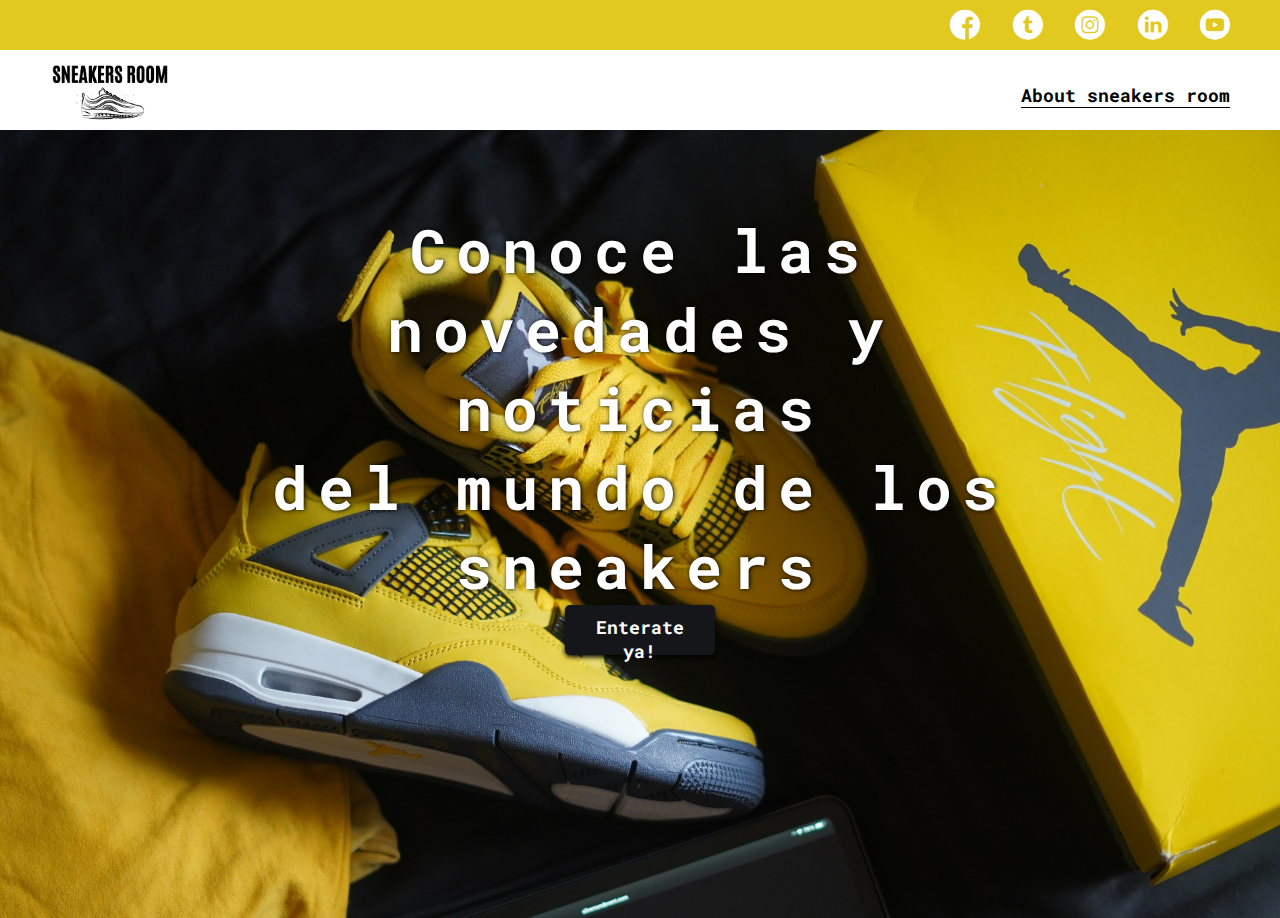
<file: index.html>
<!DOCTYPE html>
<html lang="en">
<head>
    <meta charset="UTF-8">
    <meta http-equiv="X-UA-Compatible" content="IE=edge">
    <meta name="viewport" content="width=device-width, initial-scale=1.0">
    <link rel="stylesheet" href="./css/main.css">
    <link rel="stylesheet" href="./css/font/flaticon.css">
    <title>Sneakers Room Blog</title>
</head>
<body class="home-body">
    <header>
        <section class="header-icons-container">
            <div class="icons">
                <a href="#"><span class="flaticon-001-facebook"></span></a>
                <a href="#"><span class="flaticon-002-twitter"></span></a>
                <a href="#"><span class="flaticon-011-instagram"></span></a>
                <a href="#"><span class="flaticon-010-linkedin"></span></a>
                <a href="#"><span class="flaticon-008-youtube"></span></a>
            </div>
        </section>
        <nav>
            <section class="nav-logo-container">
                <a href="#"><img src="./assets/img/SNEAKERS ROOM.png" alt="Logo"></a>
            </section>
            <section class="profile-link">
                <a href="./perfil.html">About sneakers room</a>
            </section>
        </nav>
    </header>
    <main class="home-main">
        <section>
            <h1 class="home-main_text">Conoce las novedades y noticias
                <br>del mundo de los sneakers</h1>
            <a href="./blogs.html" class="btn-home">Enterate ya!</a>
        </section>
    </main>
</body>
</html>
</file>
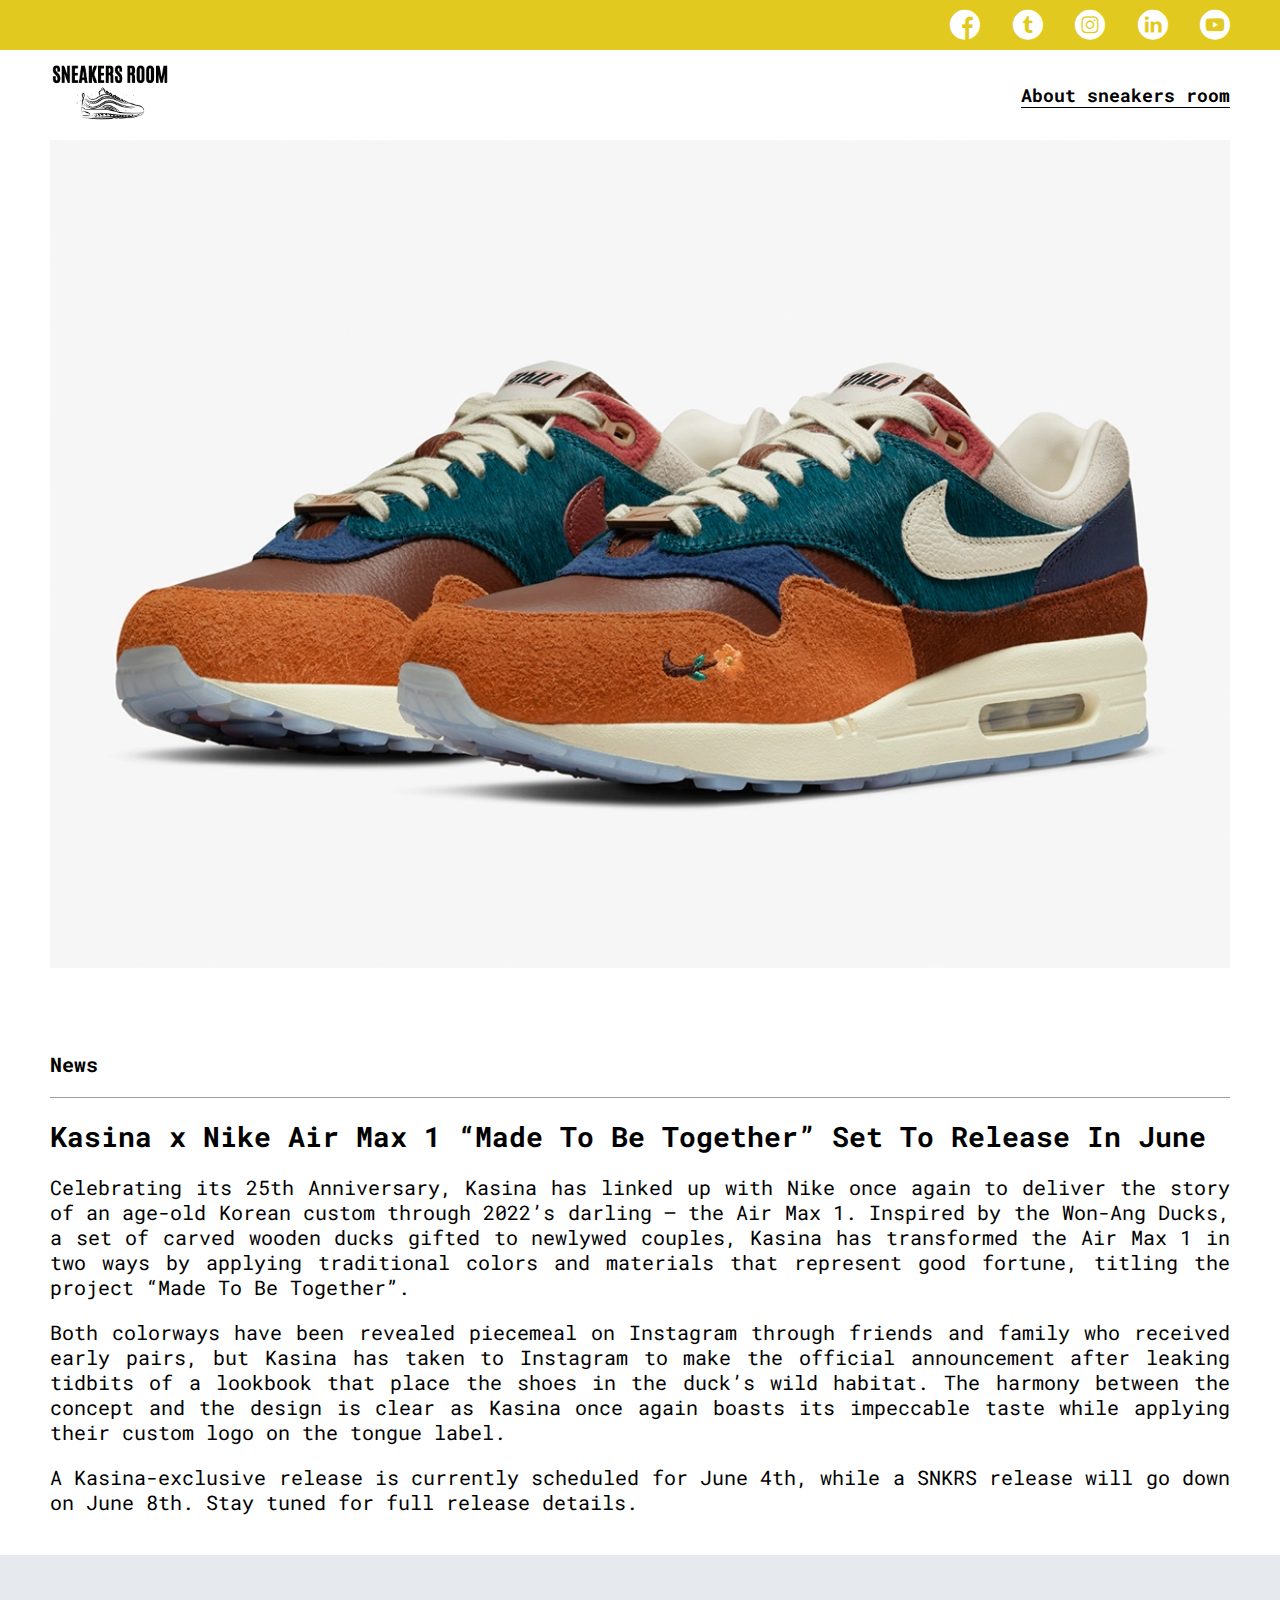
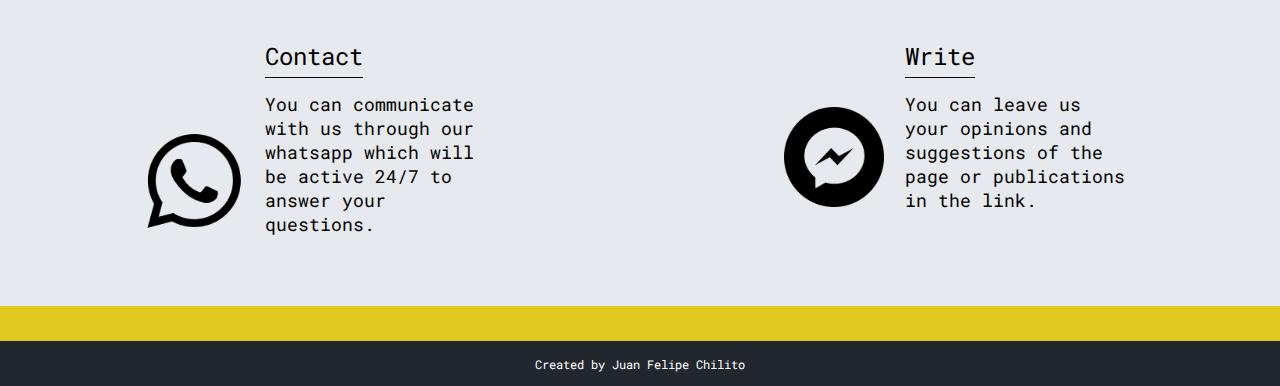
<file: blog.html>
<!DOCTYPE html>
<html lang="en">
<head>
    <meta charset="UTF-8">
    <meta http-equiv="X-UA-Compatible" content="IE=edge">
    <meta name="viewport" content="width=device-width, initial-scale=1.0">
    <link rel="stylesheet" href="./css/main.css">
    <link rel="stylesheet" href="./css/font/flaticon.css">
    <title>Sneakers Blog</title>
</head>
<body>
    <header>
        <section class="header-icons-container">
            <div class="icons">
                <a href="#"><span class="flaticon-001-facebook"></span></a>
                <a href="#"><span class="flaticon-002-twitter"></span></a>
                <a href="#"><span class="flaticon-011-instagram"></span></a>
                <a href="#"><span class="flaticon-010-linkedin"></span></a>
                <a href="#"><span class="flaticon-008-youtube"></span></a>
            </div>
        </section>
        <nav>
            <section class="nav-logo-container">
                <a href="#"><img src="./assets/img/SNEAKERS ROOM.png" alt="Logo"></a>
            </section>
            <section class="profile-link">
                <a href="./perfil.html">About sneakers room</a>
            </section>
        </nav>
    </header>
    <main>
        <section class="grid__container blogpost__container--img">
            <img src="./assets/img/kasina-nike-air-max.webp" alt="kasina nike air max">
        </section>
        <section class="blogpost__container--main">
            <div class="grid__container">
                <h3>News</h3>
                <article class="new__container">
                    <h1>Kasina x Nike Air Max 1 “Made To Be Together” Set To Release In June</h1>
                    <p>Celebrating its 25th Anniversary, Kasina has linked up with Nike once again to deliver the story of an age-old Korean custom through 2022’s darling – the Air Max 1. Inspired by the Won-Ang Ducks, a set of carved wooden ducks gifted to newlywed couples, Kasina has transformed the Air Max 1 in two ways by applying traditional colors and materials that represent good fortune, titling the project “Made To Be Together”.</p>
                    <p>Both colorways have been revealed piecemeal on Instagram through friends and family who received early pairs, but Kasina has taken to Instagram to make the official announcement after leaking tidbits of a lookbook that place the shoes in the duck’s wild habitat. The harmony between the concept and the design is clear as Kasina once again boasts its impeccable taste while applying their custom logo on the tongue label.</p>
                    <p>A Kasina-exclusive release is currently scheduled for June 4th, while a SNKRS release will go down on June 8th. Stay tuned for full release details.</p>
                </article>
            </div>
        </section>
        <section class="contact__conteiner--main">
            <div class="contact__container">
                <img src="./assets/icons/whatsapp.png" alt="icono de whatsapp">
                <div class="contact__left">
                    <a href="#">Contact</a>
                    <p>You can communicate with us through our whatsapp which will be active 24/7 to answer your questions.</p> </p>
                </div>
            </div>
            <div class="contact__container">
                <img src="./assets/icons/messenger.png" alt="icono de messenger">
                <div class="contact__right">
                    <a href="#">Write</a>
                    <p>You can leave us your opinions and suggestions of the page or publications in the link.</p>
                </div>
            </div>
        </section>
    </main>
    <footer class="footer__blogs">
        <p>Created by Juan Felipe Chilito</p>
    </footer>
</body>
</html>
</file>
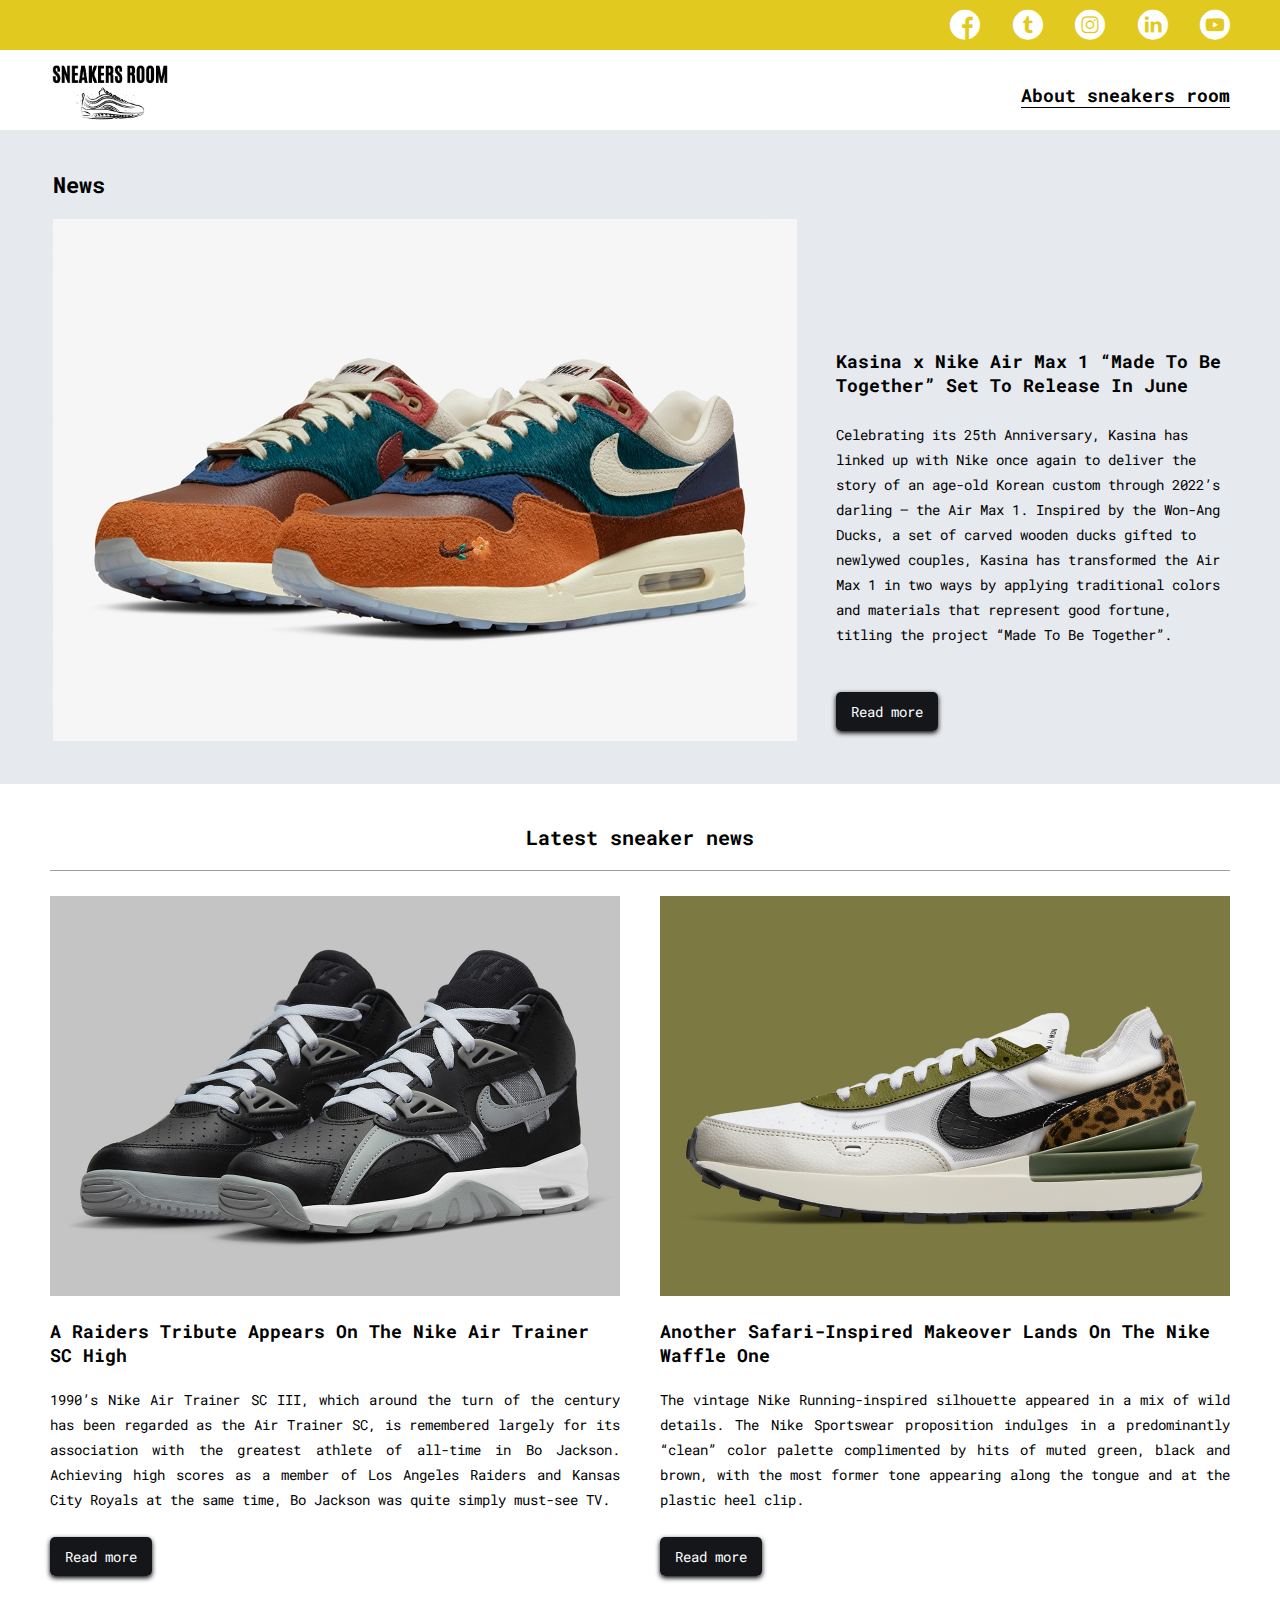
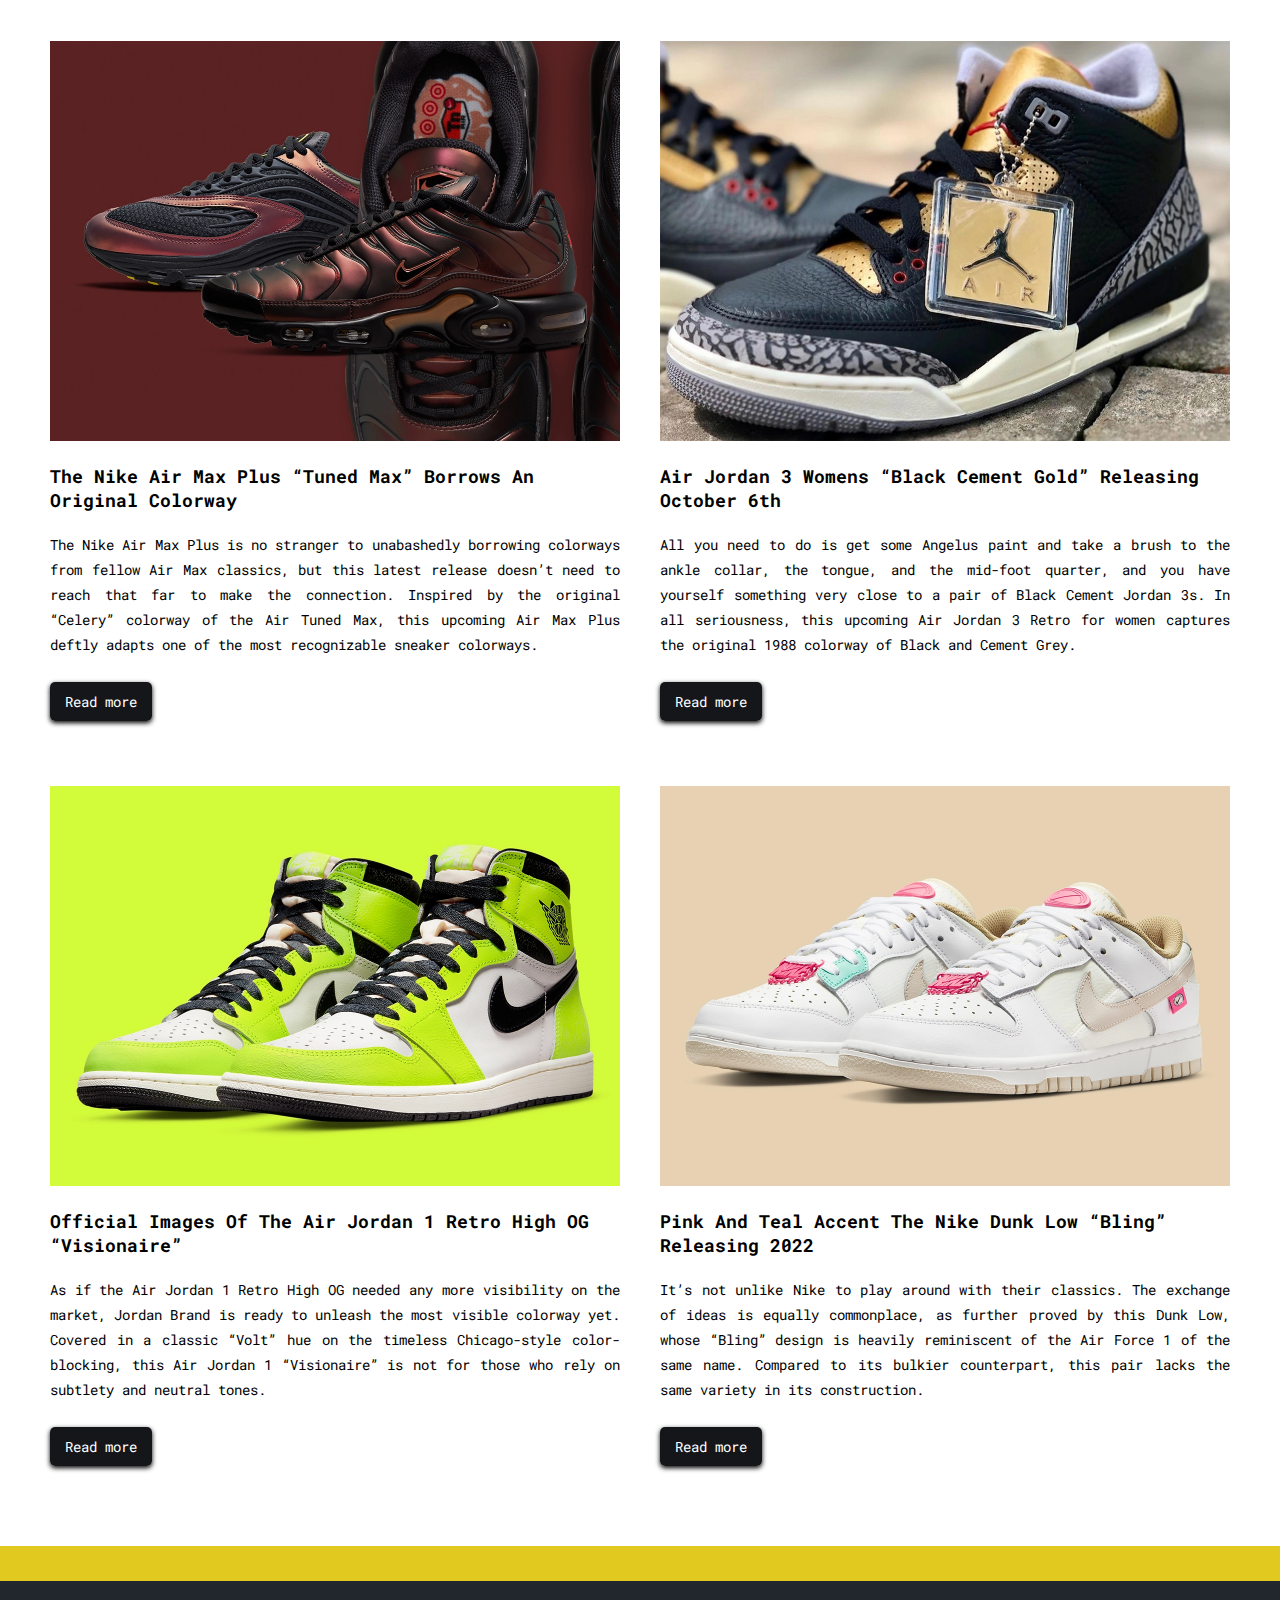
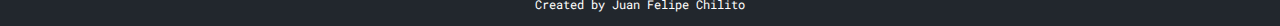
<file: blogs.html>
<!DOCTYPE html>
<html lang="en">
<head>
    <meta charset="UTF-8">
    <meta http-equiv="X-UA-Compatible" content="IE=edge">
    <meta name="viewport" content="width=device-width, initial-scale=1.0">
    <link rel="stylesheet" href="./css/main.css">
    <link rel="stylesheet" href="./css/font/flaticon.css">
    <title>Sneakers News</title>
</head>
<body>
    <header>
        <section class="header-icons-container">
            <div class="icons">
                <a href="#"><span class="flaticon-001-facebook"></span></a>
                <a href="#"><span class="flaticon-002-twitter"></span></a>
                <a href="#"><span class="flaticon-011-instagram"></span></a>
                <a href="#"><span class="flaticon-010-linkedin"></span></a>
                <a href="#"><span class="flaticon-008-youtube"></span></a>
            </div>
        </section>
        <nav>
            <section class="nav-logo-container">
                <a href="#"><img src="./assets/img/SNEAKERS ROOM.png" alt="Logo"></a>
            </section>
            <section class="profile-link">
                <a href="./perfil.html">About sneakers room</a>
            </section>
        </nav>
    </header>
    <main class="blogs__main">
        <section class="blogs__news--container">
            <div class="grid__container blogs__main--new">
                <h3>News</h3>
                <div class="blogs__news--img-container">
                    <img src="./assets/img/kasina-nike-air-max.webp" alt="kasina nike air max">
                </div>
                <div class="blogs__news--info-container">
                    <h2>Kasina x Nike Air Max 1 “Made To Be Together” Set To Release In June</h2>
                    <p>Celebrating its 25th Anniversary, Kasina has linked up with Nike once again to deliver the story of an age-old Korean custom through 2022’s darling – the Air Max 1. Inspired by the Won-Ang Ducks, a set of carved wooden ducks gifted to newlywed couples, Kasina has transformed the Air Max 1 in two ways by applying traditional colors and materials that represent good fortune, titling the project “Made To Be Together”.
                    </p>
                    <a href="./blog.html" class="blogs__btn">Read more</a>
                </div>
            </div>
        </section>
        <section class="blogs__post--container">
            <div class="grid__container">
                <h3>Latest sneaker news</h3>
                <div class="post__container--main">
                    <article class="post__container">
                        <img src="./assets/img/nike-air-trainer.webp" alt="nike air trainer">
                        <h4>A Raiders Tribute Appears On The Nike Air Trainer SC High</h4>
                        <p>1990’s Nike Air Trainer SC III, which around the turn of the century has been regarded as the Air Trainer SC, is remembered largely for its association with the greatest athlete of all-time in Bo Jackson. Achieving high scores as a member of Los Angeles Raiders and Kansas City Royals at the same time, Bo Jackson was quite simply must-see TV.</p>
                        <a href="./blog.html" class="blogs__btn">Read more</a>
                    </article>
                    <article class="post__container">
                        <img src="./assets/img/Nike-Waffle-One.webp" alt="nike air trainer">
                        <h4>Another Safari-Inspired Makeover Lands On The Nike Waffle One</h4>
                        <p>The vintage Nike Running-inspired silhouette appeared in a mix of wild details. The Nike Sportswear proposition indulges in a predominantly “clean” color palette complimented by hits of muted green, black and brown, with the most former tone appearing along the tongue and at the plastic heel clip.</p>
                        <a href="./blog.html" class="blogs__btn">Read more</a>
                    </article>
                    <article class="post__container">
                        <img src="./assets/img/nike-air-max-plus.webp" alt="nike air trainer">
                        <h4>The Nike Air Max Plus “Tuned Max” Borrows An Original Colorway</h4>
                        <p>The Nike Air Max Plus is no stranger to unabashedly borrowing colorways from fellow Air Max classics, but this latest release doesn’t need to reach that far to make the connection. Inspired by the original “Celery” colorway of the Air Tuned Max, this upcoming Air Max Plus deftly adapts one of the most recognizable sneaker colorways.</p>
                        <a href="./blog.html" class="blogs__btn">Read more</a>
                    </article>
                    <article class="post__container">
                        <img src="./assets/img/air-jordan-3.webp" alt="nike air trainer">
                        <h4>Air Jordan 3 Womens “Black Cement Gold” Releasing October 6th</h4>
                        <p>All you need to do is get some Angelus paint and take a brush to the ankle collar, the tongue, and the mid-foot quarter, and you have yourself something very close to a pair of Black Cement Jordan 3s. In all seriousness, this upcoming Air Jordan 3 Retro for women captures the original 1988 colorway of Black and Cement Grey.</p>
                        <a href="./blog.html" class="blogs__btn">Read more</a>
                    </article>
                    <article class="post__container">
                        <img src="./assets/img/air-jordan-1-retro.webp" alt="nike air trainer">
                        <h4>Official Images Of The Air Jordan 1 Retro High OG “Visionaire”</h4>
                        <p>As if the Air Jordan 1 Retro High OG needed any more visibility on the market, Jordan Brand is ready to unleash the most visible colorway yet. Covered in a classic “Volt” hue on the timeless Chicago-style color-blocking, this Air Jordan 1 “Visionaire” is not for those who rely on subtlety and neutral tones.</p>
                        <a href="./blog.html" class="blogs__btn">Read more</a>
                    </article>
                    <article class="post__container">
                        <img src="./assets/img/nike-dunk-low.webp" alt="nike air trainer">
                        <h4>Pink And Teal Accent The Nike Dunk Low “Bling” Releasing 2022</h4>
                        <p>It’s not unlike Nike to play around with their classics. The exchange of ideas is equally commonplace, as further proved by this Dunk Low, whose “Bling” design is heavily reminiscent of the Air Force 1 of the same name. Compared to its bulkier counterpart, this pair lacks the same variety in its construction.</p>
                        <a href="./blog.html" class="blogs__btn">Read more</a>
                    </article>
                </div>
            </div>
        </section>
    </main>
    <footer class="footer__blogs">
        <p>Created by Juan Felipe Chilito</p>
    </footer>
</body>
</html>
</file>
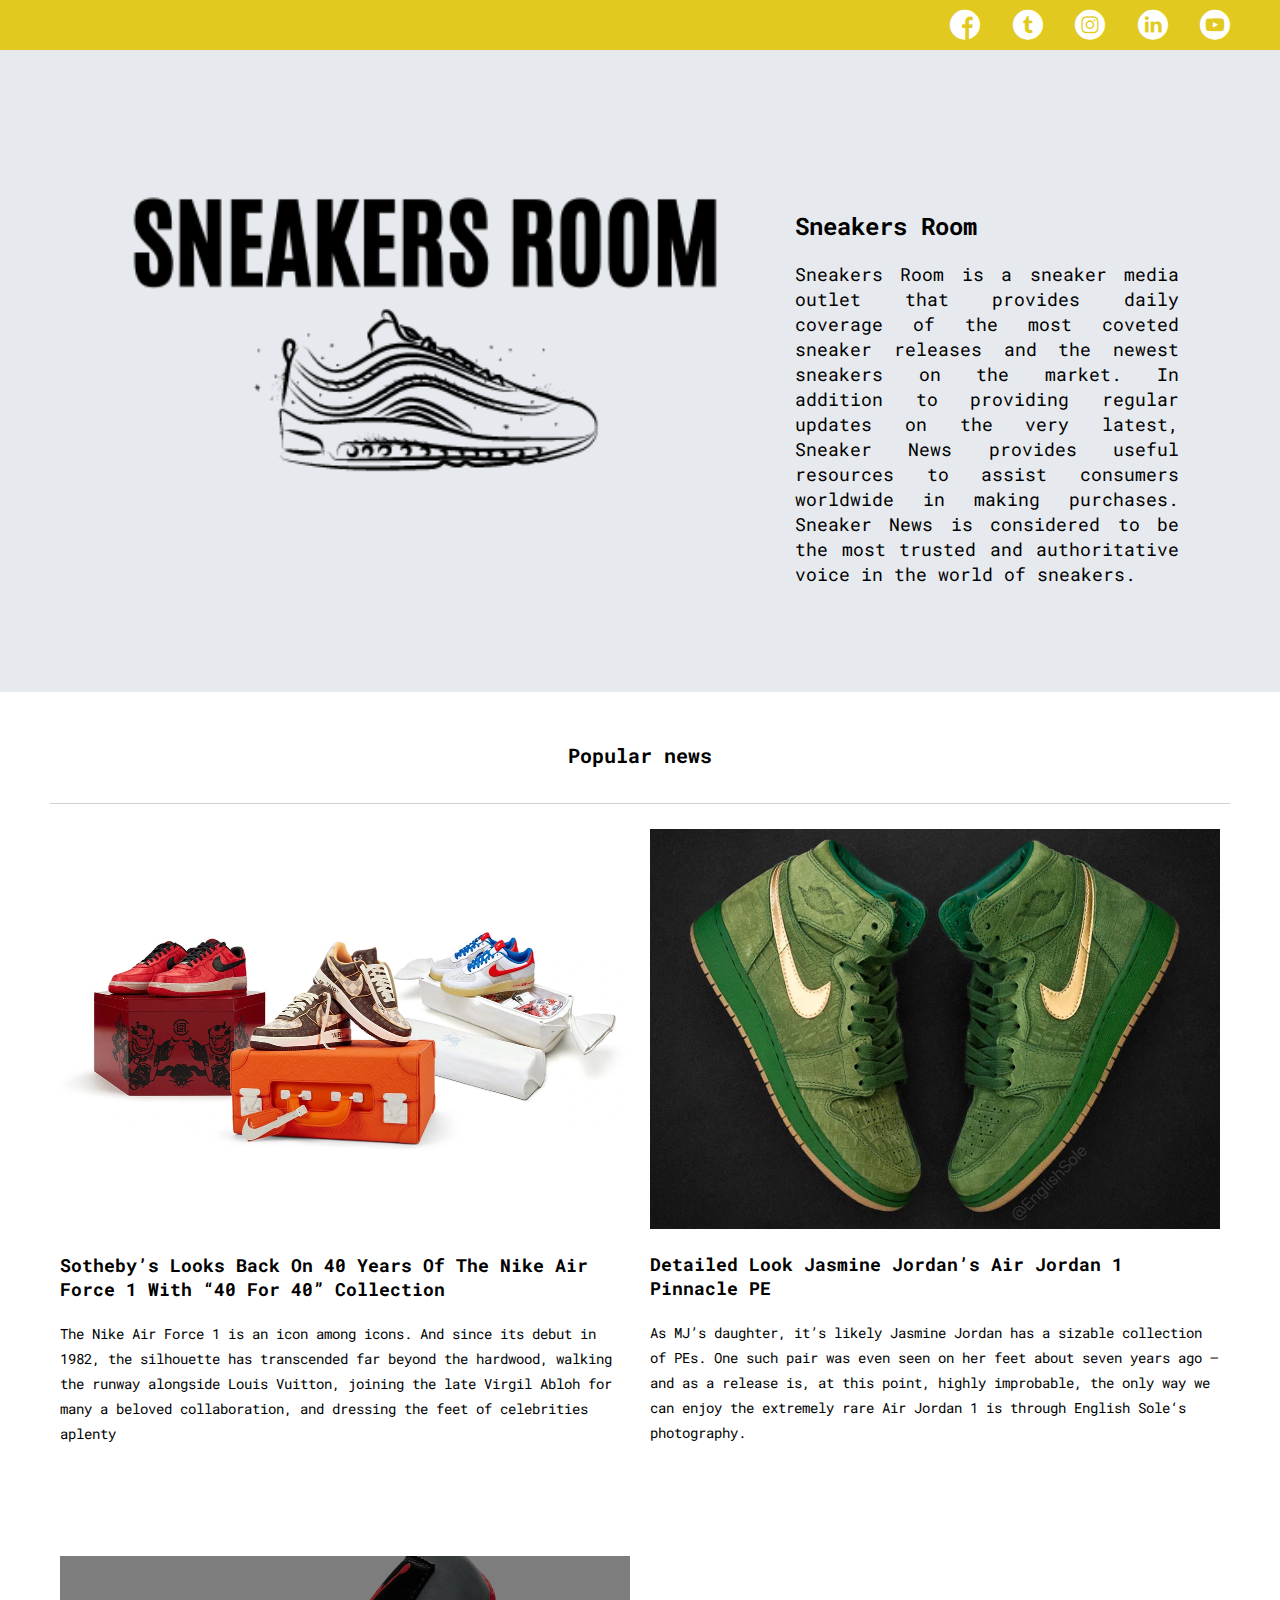
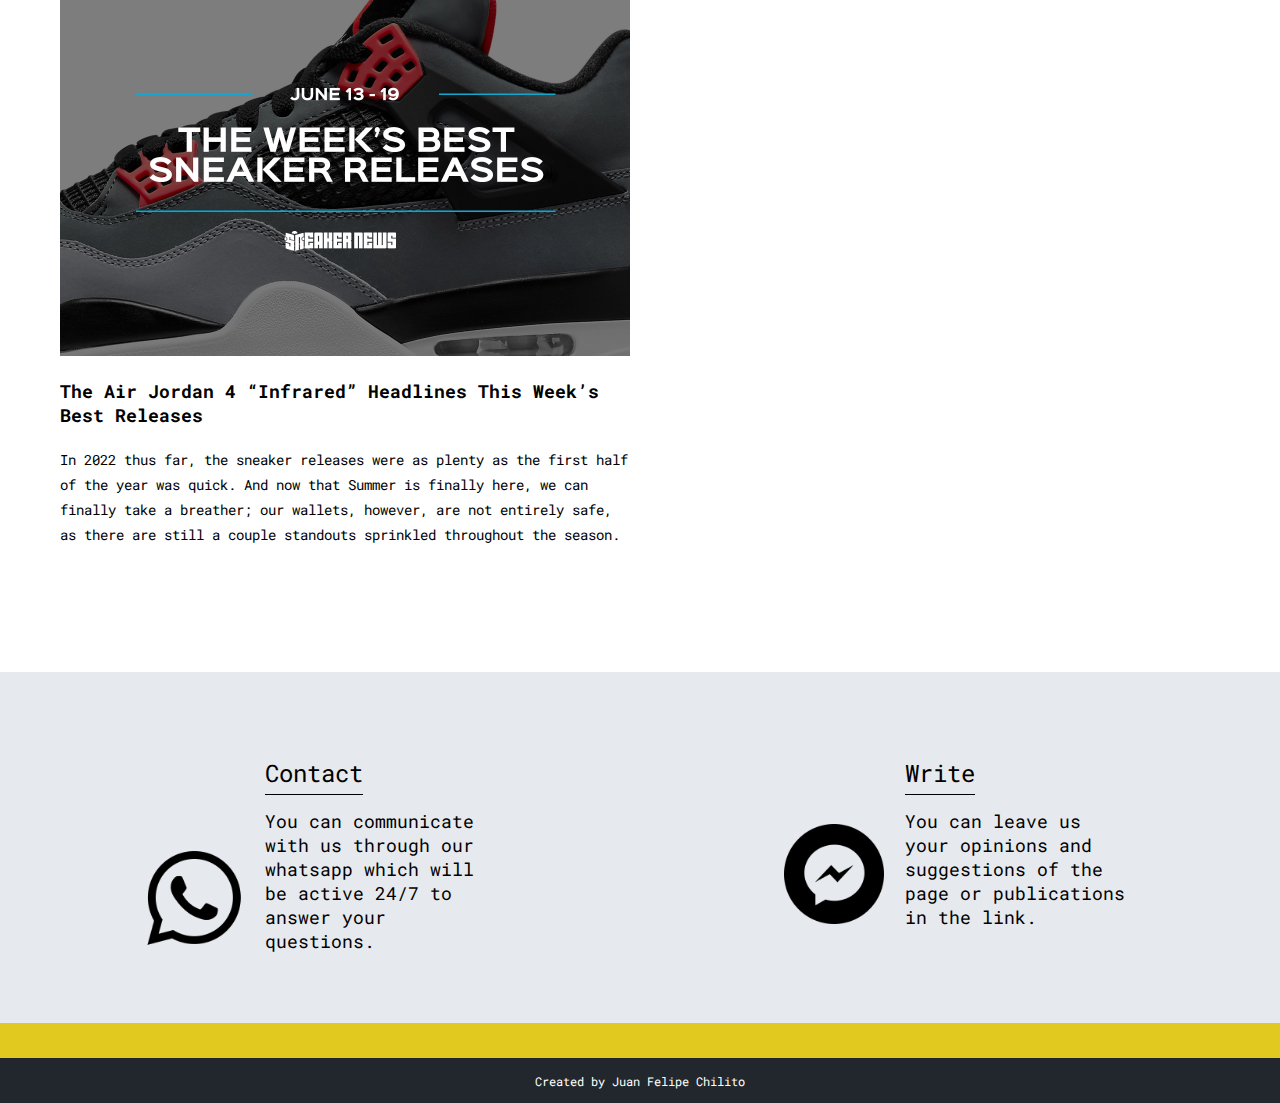
<file: perfil.html>
<!DOCTYPE html>
<html lang="en">
<head>
    <meta charset="UTF-8">
    <meta http-equiv="X-UA-Compatible" content="IE=edge">
    <meta name="viewport" content="width=device-width, initial-scale=1.0">
    <link rel="stylesheet" href="./css/main.css">
    <link rel="stylesheet" href="./css/font/flaticon.css">
    <title>About Sneakers Room</title>
</head>
<body>
    <header>
        <section class="header-icons-container">
            <div class="icons">
                <a href="#"><span class="flaticon-001-facebook"></span></a>
                <a href="#"><span class="flaticon-002-twitter"></span></a>
                <a href="#"><span class="flaticon-011-instagram"></span></a>
                <a href="#"><span class="flaticon-010-linkedin"></span></a>
                <a href="#"><span class="flaticon-008-youtube"></span></a>
            </div>
        </section>
        <div class="background"></div>
    </header>
    <main>
       <section class="profile__main--container">
        <div class="grid__container profile__container">
            <div>
                <img src="./assets/img/SNEAKERS ROOM.png" alt="logo">
            </div>
            <div>
                <h2>Sneakers Room</h2>
                <p>Sneakers Room is a sneaker media outlet that provides daily coverage of the most coveted sneaker releases and the newest sneakers on the market. In addition to providing regular updates on the very latest, Sneaker News provides useful resources to assist consumers worldwide in making purchases. Sneaker News is considered to be the most trusted and authoritative voice in the world of sneakers.</p>
            </div>
        </div>
       </section>
       <section class="profile__main--proyects">
        <div class="grid__container">
            <h3>Popular news</h3>
            <div class="proyects__main--container">
                <article class="proyect__container">
                    <img src="./assets/img/40-for-40-nike-air-force-1.webp" alt="nike air force 1">
                    <h4>Sotheby’s Looks Back On 40 Years Of The Nike Air Force 1 With “40 For 40” Collection</h4>
                    <p>The Nike Air Force 1 is an icon among icons. And since its debut in 1982, the silhouette has transcended far beyond the hardwood, walking the runway alongside Louis Vuitton, joining the late Virgil Abloh for many a beloved collaboration, and dressing the feet of celebrities aplenty</p>
                </article>
                <article class="proyect__container">
                    <img src="./assets/img/Jasmin-Air-Jordan-1.webp" alt="nike air jordan 1">
                    <h4>Detailed Look Jasmine Jordan’s Air Jordan 1 Pinnacle PE</h4>
                    <p>As MJ’s daughter, it’s likely Jasmine Jordan has a sizable collection of PEs. One such pair was even seen on her feet about seven years ago — and as a release is, at this point, highly improbable, the only way we can enjoy the extremely rare Air Jordan 1 is through English Sole‘s photography.</p>
                </article>
                <article class="proyect__container">
                    <img src="./assets/img/SNEAKER-NEWS-BEST-RELEASES.webp" alt="photo news best release">
                    <h4>The Air Jordan 4 “Infrared” Headlines This Week’s Best Releases</h4>
                    <p>In 2022 thus far, the sneaker releases were as plenty as the first half of the year was quick. And now that Summer is finally here, we can finally take a breather; our wallets, however, are not entirely safe, as there are still a couple standouts sprinkled throughout the season.</p>
                </article>
            </div>
        </div>
       </section>
        <section class="contact__conteiner--main">
            <div class="contact__container">
                <img src="./assets/icons/whatsapp.png" alt="icono de whatsapp">
                <div class="contact__left">
                    <a href="#">Contact</a>
                    <p>You can communicate with us through our whatsapp which will be active 24/7 to answer your questions.</p> </p>
                </div>
            </div>
            <div class="contact__container">
                <img src="./assets/icons/messenger.png" alt="icono de messenger">
                <div class="contact__right">
                    <a href="#">Write</a>
                    <p>You can leave us your opinions and suggestions of the page or publications in the link.</p>
                </div>
            </div>
        </section>
    </main>
    <footer class="footer__blogs">
        <p>Created by Juan Felipe Chilito</p>
    </footer>
</body>
</html>
</file>
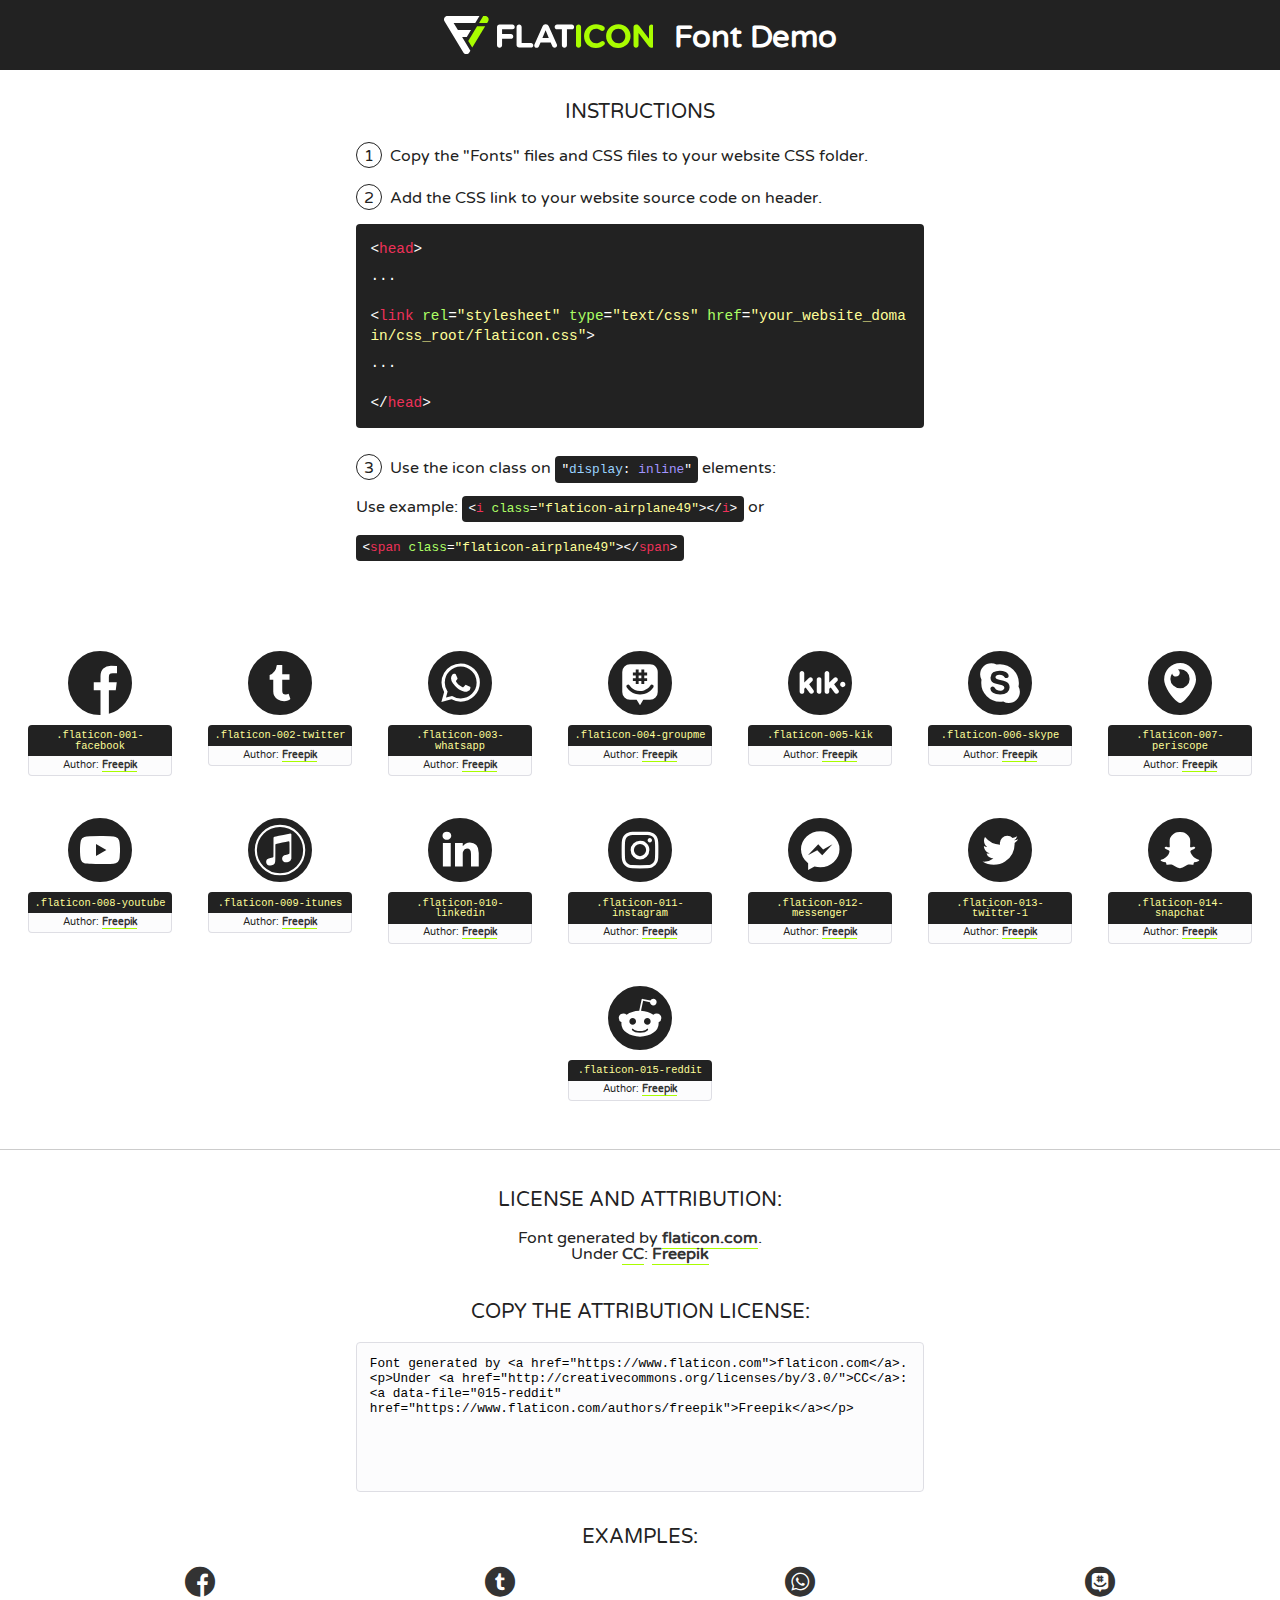
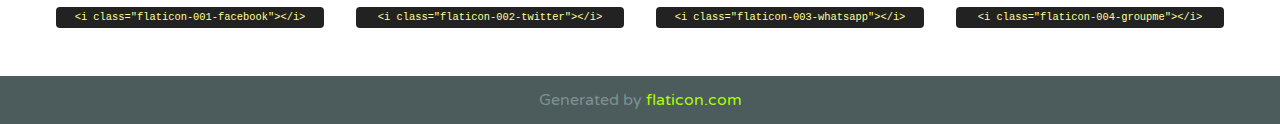
<file: css/font/flaticon.html>
<!DOCTYPE html>
<!--
  Flaticon icon font: Flaticon
  Creation date: 20/12/2018 09:27
-->
<html>
<!DOCTYPE html>
<html>

<head>
    <title>Flaticon WebFont</title>
    <link href="http://fonts.googleapis.com/css?family=Varela+Round" rel="stylesheet" type="text/css" />
    <link rel="stylesheet" type="text/css" href="flaticon.css">
    <meta charset="UTF-8">
    <style>
    html, body, div, span, applet, object, iframe,
    h1, h2, h3, h4, h5, h6, p, blockquote, pre,
    a, abbr, acronym, address, big, cite, code,
    del, dfn, em, img, ins, kbd, q, s, samp,
    small, strike, strong, sub, sup, tt, var,
    b, u, i, center,
    dl, dt, dd, ol, ul, li,
    fieldset, form, label, legend,
    table, caption, tbody, tfoot, thead, tr, th, td,
    article, aside, canvas, details, embed, 
    figure, figcaption, footer, header, hgroup, 
    menu, nav, output, ruby, section, summary,
    time, mark, audio, video {
        margin: 0;
        padding: 0;
        border: 0;
        font-size: 100%;
        font: inherit;
        vertical-align: baseline;
    }
    /* HTML5 display-role reset for older browsers */
    article, aside, details, figcaption, figure, 
    footer, header, hgroup, menu, nav, section {
        display: block;
    }
    body {
        line-height: 1;
    }
    ol, ul {
        list-style: none;
    }
    blockquote, q {
        quotes: none;
    }
    blockquote:before, blockquote:after,
    q:before, q:after {
        content: '';
        content: none;
    }
    table {
        border-collapse: collapse;
        border-spacing: 0;
    }
    body {
        font-family: 'Varela Round', Helvetica, Arial, sans-serif;
        font-size: 16px;
        color: #222;
    }
    a {
        color: #333;
        border-bottom: 1px solid #a9fd00;
        font-weight: bold;
        text-decoration: none;
    }
    * {
        -moz-box-sizing: border-box;
        -webkit-box-sizing: border-box;
        box-sizing: border-box;
        margin: 0;
        padding: 0;
    }
    [class^="flaticon-"]:before, [class*=" flaticon-"]:before, [class^="flaticon-"]:after, [class*=" flaticon-"]:after {
        font-family: Flaticon;
        font-size: 30px;
        font-style: normal;
        margin-left: 20px;
        color: #333;
    }
    .wrapper {
        max-width: 600px;
        margin: auto;
        padding: 0 1em;
    }
    .title {
        font-size: 1.25em;
        text-align: center;
        margin-bottom: 1em;
        text-transform: uppercase;
    }
    header {
        text-align: center;
        background-color: #222;
        color: #fff;
        padding: 1em;
    }
    header .logo {
        width: 210px;
        height: 38px;
        display: inline-block;
        vertical-align: middle;
        margin-right: 1em;
        border: none;
    }
    header strong {
        font-size: 1.95em;
        font-weight: bold;
        vertical-align: middle;
        margin-top: 5px;
        display: inline-block;
    }
    .demo {
        margin: 2em auto;
        line-height: 1.25em;
    }
    .demo ul li {
        margin-bottom: 1em;
    }
    .demo ul li .num {
        color: #222;
        border-radius: 20px;
        display: inline-block;
        width: 26px;
        padding: 3px;
        height: 26px;
        text-align: center;
        margin-right: 0.5em;
        border: 1px solid #222;
    }
    .demo ul li code {
        background-color: #222;
        border-radius: 4px;
        padding: 0.25em 0.5em;
        display: inline-block;
        color: #fff;
        font-family: Consolas,Monaco,Lucida Console,Liberation Mono,DejaVu Sans Mono,Bitstream Vera Sans Mono,Courier New, monospace;
        font-weight: lighter;
        margin-top: 1em;
        font-size: 0.8em;
        word-break: break-all;
    }
    .demo ul li code.big {
        padding: 1em;
        font-size: 0.9em;
    }
    .demo ul li code .red {
        color: #EF3159;
    }
    .demo ul li code .green {
        color: #ACFF65;
    }
    .demo ul li code .yellow {
        color: #FFFF99;
    }
    .demo ul li code .blue {
        color: #99D3FF;
    }
    .demo ul li code .purple {
        color: #A295FF;
    }
    .demo ul li code .dots {
        margin-top: 0.5em;
        display: block;
    }
    #glyphs {
        border-bottom: 1px solid #ccc;
        padding: 2em 0;
        text-align: center;
    }
    .glyph {
        display: inline-block;
        width: 9em;
        margin: 1em;
        text-align: center;
        vertical-align: top;
        background: #FFF;
    }
    .glyph .glyph-icon {
        padding: 10px;
        display: block;
        font-family:"Flaticon";
        font-size: 64px;
        line-height: 1;
    }
    .glyph .glyph-icon:before {
        font-size: 64px;
        color: #222;
        margin-left: 0;
    }
    .class-name {
        font-size: 0.65em;
        background-color: #222;
        color: #fff;
        border-radius: 4px 4px 0 0;
        padding: 0.5em;
        color: #FFFF99;
        font-family: Consolas,Monaco,Lucida Console,Liberation Mono,DejaVu Sans Mono,Bitstream Vera Sans Mono,Courier New, monospace;
    }
    .author-name {
        font-size: 0.6em;
        background-color: #fcfcfd;
        border: 1px solid #DEDEE4;
        border-top: 0;
        border-radius: 0 0 4px 4px;
        padding: 0.5em;
    }
    .class-name:last-child {
        font-size: 10px;
        color:#888;
    }
    .class-name:last-child a {
        font-size: 10px;
        color:#555;
    }
    .class-name:last-child a:hover {
        color:#a9fd00;
    }
    .glyph > input {
        display: block;
        width: 100px;
        margin: 5px auto;
        text-align: center;
        font-size: 12px;
        cursor: text;
    }
    .glyph > input.icon-input {
        font-family:"Flaticon";
        font-size: 16px;
        margin-bottom: 10px;
    }
    .attribution .title {
        margin-top: 2em;
    }
    .attribution textarea {
        background-color: #fcfcfd;
        padding: 1em;
        border: none;
        box-shadow: none;
        border: 1px solid #DEDEE4;
        border-radius: 4px;
        resize: none;
        width: 100%;
        height: 150px;
        font-size: 0.8em;
        font-family: Consolas,Monaco,Lucida Console,Liberation Mono,DejaVu Sans Mono,Bitstream Vera Sans Mono,Courier New, monospace;
        -webkit-appearance: none;
    }
    .iconsuse {
        margin: 2em auto;
        text-align: center;
        max-width: 1200px;
    }
    .iconsuse:after {
        content: '';
        display: table;
        clear: both;
    }
    .iconsuse .image {
        float: left;
        width: 25%;
        padding: 0 1em;
    }
    .iconsuse .image p {
        margin-bottom: 1em;
    }
    .iconsuse .image span {
        display: block;
        font-size: 0.65em;
        background-color: #222;
        color: #fff;
        border-radius: 4px;
        padding: 0.5em;
        color: #FFFF99;
        margin-top: 1em;
        font-family: Consolas,Monaco,Lucida Console,Liberation Mono,DejaVu Sans Mono,Bitstream Vera Sans Mono,Courier New, monospace;
    }
    #footer {
        text-align: center;
        background-color: #4C5B5C;
        color: #7c9192;
        padding: 1em;
    }
    #footer a {
        border: none;
        color: #a9fd00;
        font-weight: normal;
    }
    @media (max-width: 960px) {
        .iconsuse .image {
            width: 50%;
        }
    }
    @media (max-width: 560px) {
        .iconsuse .image {
            width: 100%;
        }
    }
    </style>
</head>

<body class="characters-off">

    <header>
        <a href="https://www.flaticon.com" target="_blank" class="logo">
            <svg version="1.1" xmlns="http://www.w3.org/2000/svg" xmlns:xlink="http://www.w3.org/1999/xlink" xmlns:a="http://ns.adobe.com/AdobeSVGViewerExtensions/3.0/" viewBox="0 0 560.875 102.036" enable-background="new 0 0 560.875 102.036" xml:space="preserve">
                <defs>
                </defs>
                <g>
                    <g class="letters">
                        <path fill="#ffffff" d="M141.596,29.675c0-3.777,2.985-6.767,6.764-6.767h34.438c3.426,0,6.15,2.728,6.15,6.15
                        c0,3.43-2.724,6.149-6.15,6.149h-27.674v13.091h23.719c3.429,0,6.151,2.724,6.151,6.15c0,3.43-2.723,6.149-6.151,6.149h-23.719
                        v17.574c0,3.773-2.986,6.761-6.764,6.761c-3.779,0-6.764-2.989-6.764-6.761V29.675z"></path>
                        <path fill="#ffffff" d="M193.844,29.149c0-3.781,2.985-6.767,6.764-6.767c3.776,0,6.763,2.985,6.763,6.767v42.957h25.039
                        c3.426,0,6.149,2.726,6.149,6.153c0,3.425-2.723,6.15-6.149,6.15h-31.802c-3.779,0-6.764-2.986-6.764-6.768V29.149z"></path>
                        <path fill="#ffffff" d="M241.891,75.71l21.438-48.407c1.492-3.341,4.215-5.357,7.906-5.357h0.792
                        c3.686,0,6.323,2.017,7.815,5.357l21.439,48.407c0.436,0.967,0.701,1.845,0.701,2.723c0,3.602-2.809,6.501-6.414,6.501
                        c-3.161,0-5.269-1.845-6.499-4.655l-4.132-9.661h-27.059l-4.301,10.102c-1.144,2.631-3.426,4.214-6.237,4.214
                        c-3.517,0-6.24-2.81-6.24-6.325C241.1,77.64,241.451,76.677,241.891,75.71z M279.932,58.666l-8.521-20.297l-8.526,20.297H279.932
                        z"></path>
                        <path fill="#ffffff" d="M314.864,35.387H301.86c-3.429,0-6.239-2.813-6.239-6.238c0-3.429,2.811-6.24,6.239-6.24h39.533
                        c3.426,0,6.237,2.811,6.237,6.24c0,3.425-2.811,6.238-6.237,6.238h-13.001v42.785c0,3.773-2.99,6.761-6.764,6.761
                        c-3.779,0-6.764-2.989-6.764-6.761V35.387z"></path>
                        <path fill="#A9FD00" d="M352.615,29.149c0-3.781,2.985-6.767,6.767-6.767c3.774,0,6.761,2.985,6.761,6.767v49.024
                        c0,3.773-2.987,6.761-6.761,6.761c-3.781,0-6.767-2.989-6.767-6.761V29.149z"></path>
                        <path fill="#A9FD00" d="M374.132,53.836v-0.179c0-17.481,13.178-31.801,32.065-31.801c9.22,0,15.459,2.458,20.557,6.238
                        c1.402,1.054,2.637,2.985,2.637,5.357c0,3.692-2.985,6.59-6.681,6.59c-1.845,0-3.071-0.702-4.044-1.319
                        c-3.776-2.813-7.729-4.393-12.562-4.393c-10.364,0-17.831,8.611-17.831,19.154v0.173c0,10.542,7.291,19.329,17.831,19.329
                        c5.715,0,9.492-1.756,13.359-4.834c1.049-0.874,2.458-1.491,4.039-1.491c3.429,0,6.325,2.813,6.325,6.236
                        c0,2.106-1.056,3.78-2.282,4.834c-5.539,4.834-12.036,7.733-21.878,7.733C387.572,85.464,374.132,71.493,374.132,53.836z"></path>
                        <path fill="#A9FD00" d="M433.009,53.836v-0.179c0-17.481,13.79-31.801,32.766-31.801c18.981,0,32.592,14.143,32.592,31.628v0.173
                        c0,17.483-13.785,31.807-32.769,31.807C446.625,85.464,433.009,71.32,433.009,53.836z M484.224,53.836v-0.179
                        c0-10.539-7.725-19.326-18.626-19.326c-10.893,0-18.449,8.611-18.449,19.154v0.173c0,10.542,7.73,19.329,18.626,19.329
                        C476.676,72.986,484.224,64.378,484.224,53.836z"></path>
                        <path fill="#A9FD00" d="M506.233,29.321c0-3.774,2.99-6.763,6.767-6.763h1.401c3.252,0,5.183,1.583,7.029,3.953l26.093,34.265
                        V29.059c0-3.692,2.99-6.677,6.681-6.677c3.683,0,6.671,2.985,6.671,6.677v48.934c0,3.78-2.987,6.765-6.764,6.765h-0.436
                        c-3.257,0-5.188-1.581-7.034-3.953l-27.056-35.492v32.944c0,3.687-2.985,6.676-6.678,6.676c-3.683,0-6.673-2.989-6.673-6.676
                        V29.321z"></path>
                    </g>
                    <g class="insignia">
                        <path fill="#ffffff" d="M48.372,56.137h12.517l11.156-18.537H37.186L25.688,18.539h57.825L94.668,0H9.271
                        C5.925,0,2.842,1.801,1.198,4.716c-1.644,2.907-1.593,6.482,0.134,9.343l50.38,83.501c1.678,2.781,4.689,4.476,7.938,4.476
                        c3.246,0,6.257-1.695,7.935-4.476l2.898-4.804L48.372,56.137z"></path>
                        <g class="i">
                            <path fill="#A9FD00" d="M93.575,18.539h0.031v0.004l21.652,0.004l2.705-4.488c1.727-2.861,1.778-6.436,0.133-9.343
                            C116.454,1.801,113.371,0,110.026,0h-5.294L93.575,18.539z"></path>
                            <polygon fill="#A9FD00" points="88.291,27.356 64.725,66.486 75.519,84.404 109.942,27.356"></polygon>
                        </g>
                    </g>
                </g>
            </svg>
        </a>
        <strong>Font Demo</strong>
    </header>


    <section class="demo wrapper">

        <p class="title">Instructions</p>

        <ul>
            <li>
                <span class="num">1</span>Copy the "Fonts" files and CSS files to your website CSS folder.
            </li>
            <li>
                <span class="num">2</span>Add the CSS link to your website source code on header.
                <code class="big">
                    &lt;<span class="red">head</span>&gt;
                    <br/><span class="dots">...</span>
                    <br/>&lt;<span class="red">link</span> <span class="green">rel</span>=<span class="yellow">"stylesheet"</span> <span class="green">type</span>=<span class="yellow">"text/css"</span> <span class="green">href</span>=<span class="yellow">"your_website_domain/css_root/flaticon.css"</span>&gt;
                    <br/><span class="dots">...</span>
                    <br/>&lt;/<span class="red">head</span>&gt;
                </code>
            </li>

            <li>
                <p>
                    <span class="num">3</span>Use the icon class on <code>"<span class="blue">display</span>:<span class="purple"> inline</span>"</code> elements:
                    <br />
                    Use example: <code>&lt;<span class="red">i</span> <span class="green">class</span>=<span class="yellow">&quot;flaticon-airplane49&quot;</span>&gt;&lt;/<span class="red">i</span>&gt;</code> or <code>&lt;<span class="red">span</span> <span class="green">class</span>=<span class="yellow">&quot;flaticon-airplane49&quot;</span>&gt;&lt;/<span class="red">span</span>&gt;</code>
            </li>
        </ul>

    </section>




   <section id="glyphs">          
    
      
        <div class="glyph"><div class="glyph-icon flaticon-001-facebook"></div>
            <div class="class-name">.flaticon-001-facebook</div>
            <div class="author-name">Author: <a data-file="001-facebook" href="https://www.flaticon.com/authors/freepik">Freepik</a> </div> 
        </div>        
        
        <div class="glyph"><div class="glyph-icon flaticon-002-twitter"></div>
            <div class="class-name">.flaticon-002-twitter</div>
            <div class="author-name">Author: <a data-file="002-twitter" href="https://www.flaticon.com/authors/freepik">Freepik</a> </div> 
        </div>        
        
        <div class="glyph"><div class="glyph-icon flaticon-003-whatsapp"></div>
            <div class="class-name">.flaticon-003-whatsapp</div>
            <div class="author-name">Author: <a data-file="003-whatsapp" href="https://www.flaticon.com/authors/freepik">Freepik</a> </div> 
        </div>        
        
        <div class="glyph"><div class="glyph-icon flaticon-004-groupme"></div>
            <div class="class-name">.flaticon-004-groupme</div>
            <div class="author-name">Author: <a data-file="004-groupme" href="https://www.flaticon.com/authors/freepik">Freepik</a> </div> 
        </div>        
        
        <div class="glyph"><div class="glyph-icon flaticon-005-kik"></div>
            <div class="class-name">.flaticon-005-kik</div>
            <div class="author-name">Author: <a data-file="005-kik" href="https://www.flaticon.com/authors/freepik">Freepik</a> </div> 
        </div>        
        
        <div class="glyph"><div class="glyph-icon flaticon-006-skype"></div>
            <div class="class-name">.flaticon-006-skype</div>
            <div class="author-name">Author: <a data-file="006-skype" href="https://www.flaticon.com/authors/freepik">Freepik</a> </div> 
        </div>        
        
        <div class="glyph"><div class="glyph-icon flaticon-007-periscope"></div>
            <div class="class-name">.flaticon-007-periscope</div>
            <div class="author-name">Author: <a data-file="007-periscope" href="https://www.flaticon.com/authors/freepik">Freepik</a> </div> 
        </div>        
        
        <div class="glyph"><div class="glyph-icon flaticon-008-youtube"></div>
            <div class="class-name">.flaticon-008-youtube</div>
            <div class="author-name">Author: <a data-file="008-youtube" href="https://www.flaticon.com/authors/freepik">Freepik</a> </div> 
        </div>        
        
        <div class="glyph"><div class="glyph-icon flaticon-009-itunes"></div>
            <div class="class-name">.flaticon-009-itunes</div>
            <div class="author-name">Author: <a data-file="009-itunes" href="https://www.flaticon.com/authors/freepik">Freepik</a> </div> 
        </div>        
        
        <div class="glyph"><div class="glyph-icon flaticon-010-linkedin"></div>
            <div class="class-name">.flaticon-010-linkedin</div>
            <div class="author-name">Author: <a data-file="010-linkedin" href="https://www.flaticon.com/authors/freepik">Freepik</a> </div> 
        </div>        
        
        <div class="glyph"><div class="glyph-icon flaticon-011-instagram"></div>
            <div class="class-name">.flaticon-011-instagram</div>
            <div class="author-name">Author: <a data-file="011-instagram" href="https://www.flaticon.com/authors/freepik">Freepik</a> </div> 
        </div>        
        
        <div class="glyph"><div class="glyph-icon flaticon-012-messenger"></div>
            <div class="class-name">.flaticon-012-messenger</div>
            <div class="author-name">Author: <a data-file="012-messenger" href="https://www.flaticon.com/authors/freepik">Freepik</a> </div> 
        </div>        
        
        <div class="glyph"><div class="glyph-icon flaticon-013-twitter-1"></div>
            <div class="class-name">.flaticon-013-twitter-1</div>
            <div class="author-name">Author: <a data-file="013-twitter-1" href="https://www.flaticon.com/authors/freepik">Freepik</a> </div> 
        </div>        
        
        <div class="glyph"><div class="glyph-icon flaticon-014-snapchat"></div>
            <div class="class-name">.flaticon-014-snapchat</div>
            <div class="author-name">Author: <a data-file="014-snapchat" href="https://www.flaticon.com/authors/freepik">Freepik</a> </div> 
        </div>        
        
        <div class="glyph"><div class="glyph-icon flaticon-015-reddit"></div>
            <div class="class-name">.flaticon-015-reddit</div>
            <div class="author-name">Author: <a data-file="015-reddit" href="https://www.flaticon.com/authors/freepik">Freepik</a> </div> 
        </div>        
        

    </section>



    <section class="attribution wrapper"   style="text-align:center;">

      <div class="title">License and attribution:</div><div class="attrDiv">Font generated by <a href="https://www.flaticon.com">flaticon.com</a>. <div><p>Under <a href="http://creativecommons.org/licenses/by/3.0/">CC</a>: <a data-file="015-reddit" href="https://www.flaticon.com/authors/freepik">Freepik</a></p>  </div>
      </div>
      <div class="title">Copy the Attribution License:</div>

    <textarea onclick="this.focus();this.select();">Font generated by &lt;a href=&quot;https://www.flaticon.com&quot;&gt;flaticon.com&lt;/a&gt;. <p>Under <a href="http://creativecommons.org/licenses/by/3.0/">CC</a>: <a data-file="015-reddit" href="https://www.flaticon.com/authors/freepik">Freepik</a></p>  
     </textarea>

    </section>

    <section class="iconsuse">

          <div class="title">Examples:</div>            
             
            <div class="image">
                <p>
                    <i class="glyph-icon flaticon-001-facebook"></i> 
                    <span>&lt;i class=&quot;flaticon-001-facebook&quot;&gt;&lt;/i&gt;</span>
                </p>
            </div>
            
            <div class="image">
                <p>
                    <i class="glyph-icon flaticon-002-twitter"></i> 
                    <span>&lt;i class=&quot;flaticon-002-twitter&quot;&gt;&lt;/i&gt;</span>
                </p>
            </div>
            
            <div class="image">
                <p>
                    <i class="glyph-icon flaticon-003-whatsapp"></i> 
                    <span>&lt;i class=&quot;flaticon-003-whatsapp&quot;&gt;&lt;/i&gt;</span>
                </p>
            </div>
            
            <div class="image">
                <p>
                    <i class="glyph-icon flaticon-004-groupme"></i> 
                    <span>&lt;i class=&quot;flaticon-004-groupme&quot;&gt;&lt;/i&gt;</span>
                </p>
            </div>
                       
        </div>
                            
    </section>

<div id="footer">
    <div>Generated by <a href="https://www.flaticon.com">flaticon.com</a>
    </div>
</div>



</body>
</html>
</file>
<file: css/main.css>
@import url('https://fonts.googleapis.com/css?family=Roboto+Mono:400,500,700|Roboto+Slab:400,700|Roboto:400,500,700,900&display=swap');

* {
    padding: 0;
    margin: 0;
    box-sizing: border-box;
    font-family: 'Roboto mono', monospace;
}

html {
    font-size: 62.5%;
}


a {
    text-decoration: none;
    display: inline;
    color: #000;
    font-size: 1.8rem;
}

.home-body {
    height: 87.5vh;
    width: 100vw;
}

header {
    width: 100%;
    height: 100px;
    display: grid;
    grid-template-rows: 1fr 1fr;
}

.grid__container {
    max-width: 100%;
    margin: auto;
}

.header-icons-container {
    width: 100%;
    height: 50px;
    display: grid;
    background-color: #e1c91f;
}

.icons {
    width: 300px;
    height: auto;
    display: flex;
    justify-items: flex-end;
    align-items: center;
    justify-content: space-between;
    justify-self: end;
    margin-right: 50px;
}

.icons span {
    color: white;
}

nav {
    display: grid;
    grid-template-columns: 1fr 1fr;
    height: 90px;
}

.nav-logo-container {
    margin-left: 50px;
}

.nav-logo-container img {
    width: 120px;
    margin-top: 10px;
}

.profile-link {
    display: flex;
    align-items: center;
    justify-content: flex-end;
    margin-right: 50px;
}

.profile-link a {
    color: black;
    font-weight: bold;
    border-bottom: 1px solid black;
}

.home-main {
    display: grid;
    grid-template-columns: 1fr 4fr 1fr;
    height: 100%;
    margin-top: 30px;
    background-image: url('../assets/img/pexels-samar-mishra-9546375.jpg');
    background-size: cover;
    background-position: center;
    background-repeat: no-repeat;
}

.home-main section {
    display: grid;
    grid-column: 2;
    justify-items: center;
    height: 350px;
    margin-top: 80px;
}

.home-main_text {
    font-family: 'Roboto mono', monospace;
    font-size: 6.0rem;
    font-weight: bold;
    letter-spacing: 10px;
    color: white;
    text-shadow: 1px 0 5px black;
    text-align: center;
}

.btn-home {
    width: 150px;
    height: 50px;
    padding: 10px;
    text-align: center;
    font-weight: bold;
    font-size: 1.8rem;
    font-family: 'Roboto mono', monospace;
    color: white;
    border-radius: 5px;
    box-shadow: 0 2px 5px black;
    background: rgb(20 22 26);
}

.blogs__main {
    display: grid;
    margin-top: 30px;
}

.blogs__news--container {
    background-color: #e6e9ed;
    padding: 40px 53px 40px;
}

.blogs__main--new {
    display: grid;
    grid-template-columns: 2fr 1fr;
    grid-template-rows: 2fr;
}

.blogs__main--new h3 {
    font-size: 2.2rem;
    font-weight: bold;
}

.blogs__news--img-container {
    grid-column: 1;
}

.blogs__news--img-container img {
    width: 95%;
    margin-top: 20px;
}

.blogs__news--info-container {
    grid-column: 2;
}

.blogs__news--info-container h2 {
    font-size: 1.8rem;
    font-weight: bold;
    margin-top: 150px;
    margin-bottom: 25px;
}

.blogs__news--info-container p {
    margin-bottom: 55px;
    font-size: 1.4rem;
    line-height: 25px;
}

.blogs__btn {
    padding: 10px 15PX;
    background: rgb(20, 22, 26);
    border-radius: 5px;
    color: white;
    font-size: 1.4rem;
    text-align: center;
    box-shadow: 0 2px 5px black;
}

.blogs__post--container {
    padding: 40px 50px 40px;
}

.blogs__post--container h3 {
    font-size: 2.0rem;
    border-bottom: 1px solid #9c9d9f;
    padding-bottom: 20px ;
    text-align: center;
}

.post__container--main {
    display: grid;
    grid-template-columns: repeat(auto-fit, minmax(450px, 1fr));
    column-gap: 40px;
}

.post__container {
    max-width: 100%;
    margin-bottom: 50px;
}

.post__container h4 {
    font-size: 1.8rem;
    margin-bottom: 20px;
}

.post__container p {
    font-size: 1.4rem;
    line-height: 25px;
    margin-bottom: 35px;
    text-align: justify;
}

.post__container img {
    width: 100%;
    margin-top: 25px;
    margin-bottom: 20px;
}

.footer__blogs {
    width: 100%;
    height: 80px;
    background-color: #22272d;
    border-top: 35px solid #e1c91f;
    text-align: center;
}

.footer__blogs p {
    margin-top: 15px;
    color: white;
    font-size: 1.2rem;
}

.blogpost__container--img {
    padding: 40px 50px 40px;
}

.blogpost__container--img img{
    width: 100%;
}

.blogpost__container--main {
    padding: 40px 50px 40px;
}

.blogpost__container--main h3 {
    font-size: 2.0rem;
    border-bottom: 1px solid #9c9d9f;
    padding-bottom: 20px ;
}

.new__container h1 {
    font-size: 2.8rem;
    margin-top: 20px;
}
.new__container p {
    font-size: 2.0rem;
    margin-top: 20px;
    line-height: 25px;
    text-align: justify;
}

.contact__conteiner--main {
    display: grid;
    grid-template-columns: repeat(auto-fit, minmax(450px, 1fr));
    background-color: #e6e9ed;
}

.contact__conteiner--main {
    width: 100%;
    text-align: center;
    padding-bottom: 50px;
}

.contact__conteiner--main div {
    display: inline-block;
    width: 60%;
    height: 100%;
}

.contact__conteiner--main div a {
    border-bottom: 1px solid black;
    padding-bottom: 5px;
    font-size: 2.4rem;
    margin-bottom: 20px;
}

.contact__container {
    justify-self: center;
    align-self: center;
}

.contact__left {
    text-align: initial;
    margin-top: 85px;
}

.contact__right {
    text-align: initial;
    margin-top: 85px;
}

.contact__right p {
    margin-top: 20px;
    font-size: 1.8rem;
}

.contact__left p {
    margin-top: 20px;
    font-size: 1.8rem;
}

.contact__conteiner--main img {
    width: 100px;
    margin-right: 15px;
}

.profile__main--container {
    padding: 70px 40px;
    background-color: #e6e9ed;
    margin-bottom: 50px;
}

.profile__main--container img {
    width: 610px;
    margin-right: 30px;
    margin-left: 80px;
}

.profile__container {
    display: flex;
}

.profile__container h2 {
    font-size: 2.4rem;
    margin-bottom: 20px;
    margin-top: 40px;
    margin-left: 35px;
}

.profile__container p {
    width: 80%;
    font-size: 1.8rem;
    line-height: 25px;
    margin-bottom: 35px;
    margin-top: 20px;
    margin-left: 35px;
    text-align: justify;
}

.profile__main--proyects {
    padding: 0 50px 40px
}

.profile__main--proyects h3 {
    border-bottom: 1px solid #cdd2da;
    padding-bottom: 35px;
    text-align: center;
    font-size: 2.0rem;
}

.proyects__main--container {
    display: grid;
    grid-template-columns: repeat(auto-fit, minmax(450px, 1fr));
}

.proyect__container {
    padding: 0 10px;
    max-width: 100%;
    margin-bottom: 50px;
}

.proyect__container img {
    width: 100%;
    margin-top: 25px;
    margin-bottom: 20px;
}

.proyect__container h4 {
    font-size: 1.8rem;
    margin-bottom: 20px;
}

.proyect__container p {
    font-size: 1.4rem;
    line-height: 25px;
    margin-bottom: 35px;
}

.background {
    background-color: #e6e9ed;
}

@media (max-width: 1200px) {
    .profile__container {
        display: block
    }
}

@media (max-width: 900px) {
    .blogs__main--new {
        grid-template-columns: 1fr;
        grid-template-rows: 3fr;

    }

    .blogs__news--img-container {
        grid-row: 2;
    }

    .blogs__news--info-container{
        grid-column: 1;
        grid-row: 3;
    }

    .blogs__news--info-container h2 {
        margin-top: 50px;
    }
}
</file>
<file: css/font/flaticon.css>
/*
  	Flaticon icon font: Flaticon
  	Creation date: 20/12/2018 09:27
  	*/

@font-face {
  font-family: "Flaticon";
  src: url("./Flaticon.eot");
  src: url("./Flaticon.eot?#iefix") format("embedded-opentype"),
       url("./Flaticon.woff") format("woff"),
       url("./Flaticon.ttf") format("truetype"),
       url("./Flaticon.svg#Flaticon") format("svg");
  font-weight: normal;
  font-style: normal;
}

@media screen and (-webkit-min-device-pixel-ratio:0) {
  @font-face {
    font-family: "Flaticon";
    src: url("./Flaticon.svg#Flaticon") format("svg");
  }
}

[class^="flaticon-"]:before, [class*=" flaticon-"]:before,
[class^="flaticon-"]:after, [class*=" flaticon-"]:after {   
  font-family: Flaticon;
        font-size: 30px;
font-style: normal;
margin-left: 20px;
}

.flaticon-001-facebook:before { content: "\f100"; }
.flaticon-002-twitter:before { content: "\f101"; }
.flaticon-003-whatsapp:before { content: "\f102"; }
.flaticon-004-groupme:before { content: "\f103"; }
.flaticon-005-kik:before { content: "\f104"; }
.flaticon-006-skype:before { content: "\f105"; }
.flaticon-007-periscope:before { content: "\f106"; }
.flaticon-008-youtube:before { content: "\f107"; }
.flaticon-009-itunes:before { content: "\f108"; }
.flaticon-010-linkedin:before { content: "\f109"; }
.flaticon-011-instagram:before { content: "\f10a"; }
.flaticon-012-messenger:before { content: "\f10b"; }
.flaticon-013-twitter-1:before { content: "\f10c"; }
.flaticon-014-snapchat:before { content: "\f10d"; }
.flaticon-015-reddit:before { content: "\f10e"; }
</file>
